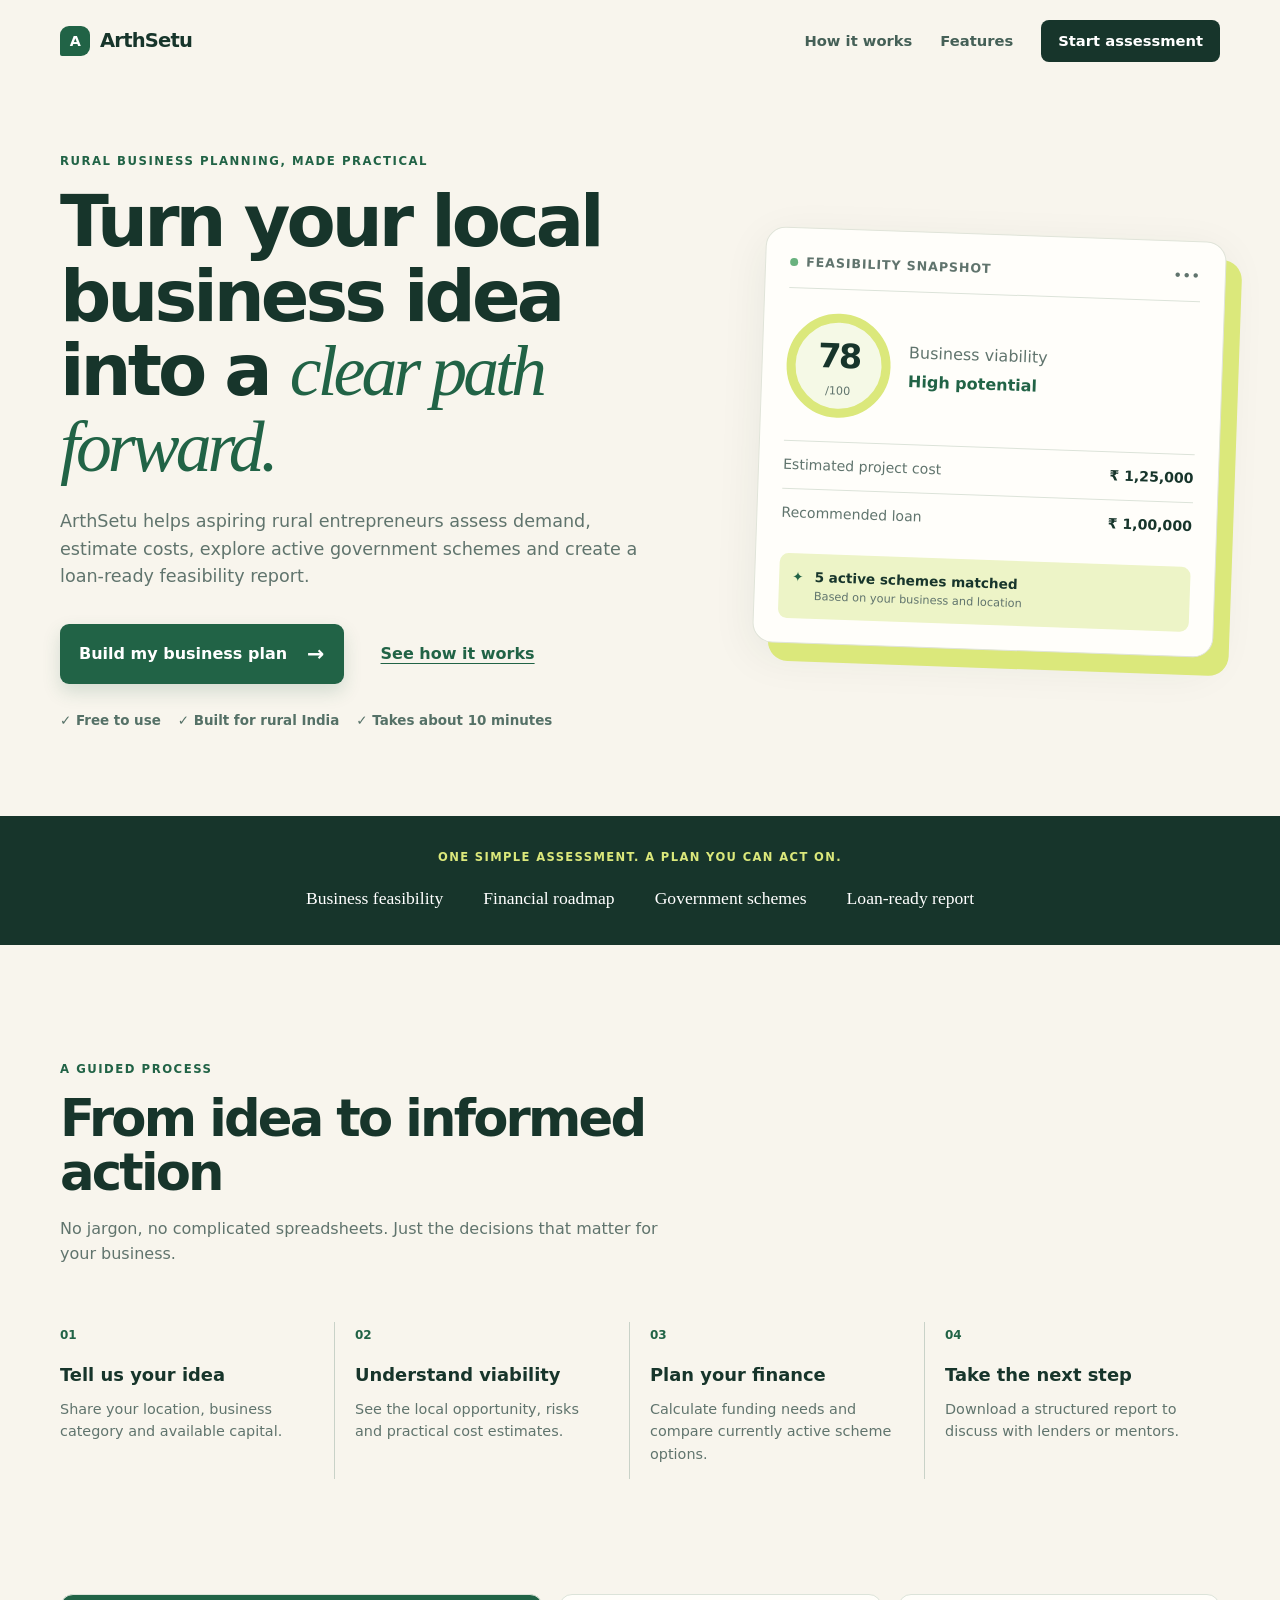
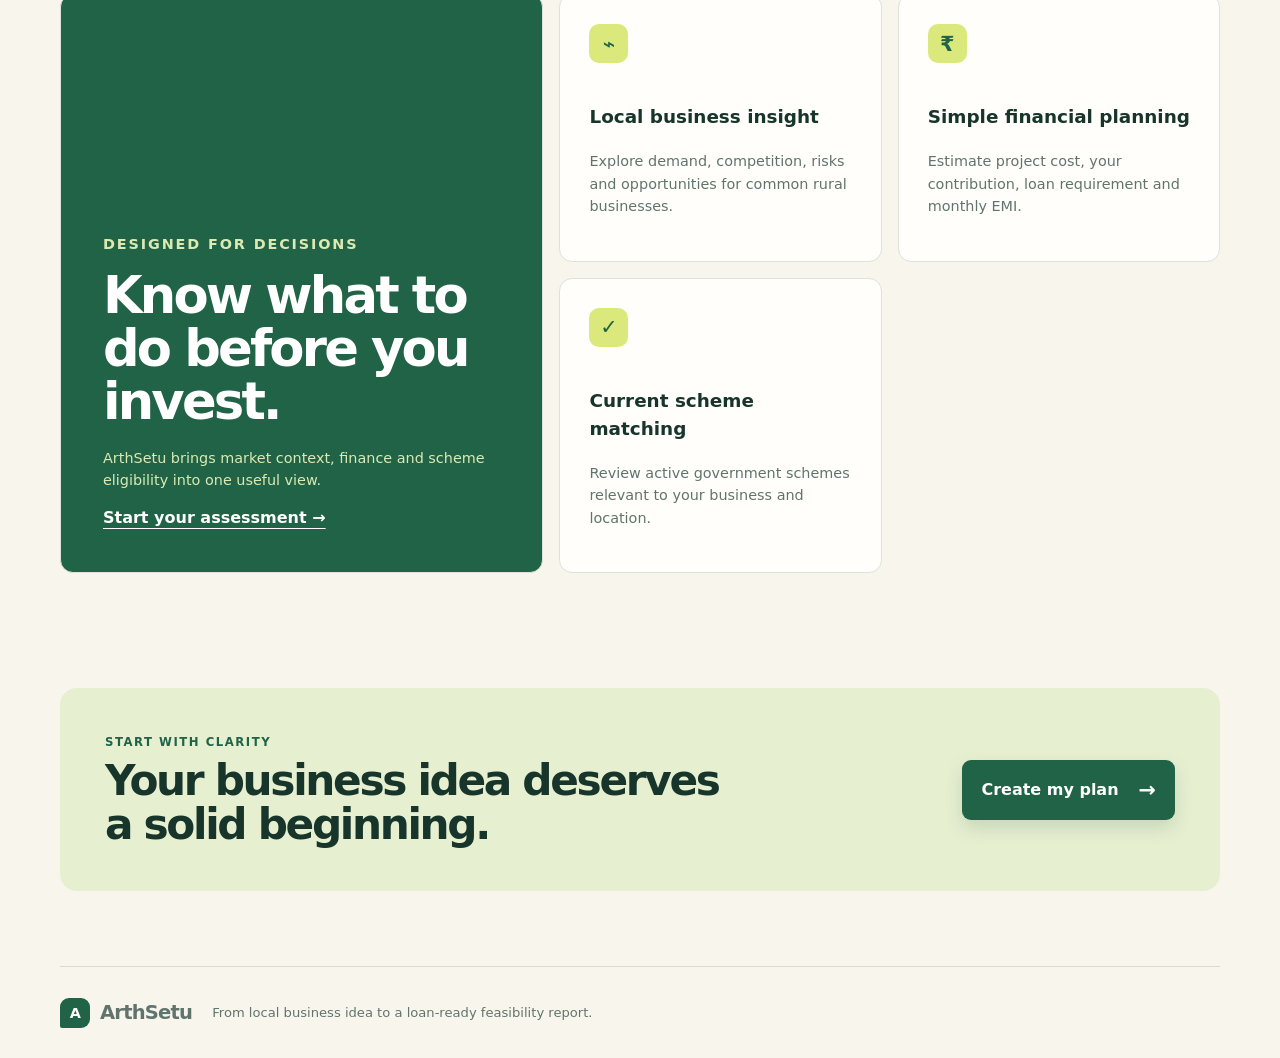
<file: landing.html>
<!DOCTYPE html>
<html lang="en">
<head>
  <meta charset="UTF-8">
  <meta name="viewport" content="width=device-width, initial-scale=1.0">
  <meta name="description" content="ArthSetu helps rural entrepreneurs turn a business idea into a practical, loan-ready plan.">
  <title>ArthSetu | Build Your Rural Business Plan</title>
  <link rel="stylesheet" href="landing.css">
</head>
<body>
  <header class="site-header">
    <a class="brand" href="landing.html" aria-label="ArthSetu home">
      <span class="brand-mark" aria-hidden="true">A</span>
      <span>ArthSetu</span>
    </a>
    <nav aria-label="Main navigation">
      <a href="#how-it-works">How it works</a>
      <a href="#features">Features</a>
      <a class="nav-cta" href="index.html">Start assessment</a>
    </nav>
  </header>

  <main>
    <section class="hero">
      <div class="hero-copy">
        <p class="eyebrow">Rural business planning, made practical</p>
        <h1>Turn your local business idea into a <em>clear path forward.</em></h1>
        <p class="hero-text">ArthSetu helps aspiring rural entrepreneurs assess demand, estimate costs, explore active government schemes and create a loan-ready feasibility report.</p>
        <div class="hero-actions">
          <a class="button button-primary" href="index.html">Build my business plan <span aria-hidden="true">→</span></a>
          <a class="button button-text" href="#how-it-works">See how it works</a>
        </div>
        <div class="trust-row" aria-label="Key benefits">
          <span>✓ Free to use</span><span>✓ Built for rural India</span><span>✓ Takes about 10 minutes</span>
        </div>
      </div>

      <div class="hero-panel" aria-label="Business plan preview">
        <div class="panel-top"><span class="pulse"></span> Feasibility snapshot <span class="more">•••</span></div>
        <div class="score-wrap">
          <div class="score"><strong>78</strong><span>/100</span></div>
          <div><p>Business viability</p><strong class="positive">High potential</strong></div>
        </div>
        <div class="metric"><span>Estimated project cost</span><strong>₹ 1,25,000</strong></div>
        <div class="metric"><span>Recommended loan</span><strong>₹ 1,00,000</strong></div>
        <div class="scheme-note"><span>✦</span><div><strong>5 active schemes matched</strong><small>Based on your business and location</small></div></div>
      </div>
    </section>

    <section class="proof" aria-label="Assessment outputs">
      <p>ONE SIMPLE ASSESSMENT. A PLAN YOU CAN ACT ON.</p>
      <div><span>Business feasibility</span><span>Financial roadmap</span><span>Government schemes</span><span>Loan-ready report</span></div>
    </section>

    <section id="how-it-works" class="process section-wrap">
      <div class="section-intro"><p class="eyebrow">A guided process</p><h2>From idea to informed action</h2><p>No jargon, no complicated spreadsheets. Just the decisions that matter for your business.</p></div>
      <div class="steps">
        <article><span class="step-no">01</span><h3>Tell us your idea</h3><p>Share your location, business category and available capital.</p></article>
        <article><span class="step-no">02</span><h3>Understand viability</h3><p>See the local opportunity, risks and practical cost estimates.</p></article>
        <article><span class="step-no">03</span><h3>Plan your finance</h3><p>Calculate funding needs and compare currently active scheme options.</p></article>
        <article><span class="step-no">04</span><h3>Take the next step</h3><p>Download a structured report to discuss with lenders or mentors.</p></article>
      </div>
    </section>

    <section id="features" class="features section-wrap">
      <div class="feature-card feature-main"><p class="eyebrow">Designed for decisions</p><h2>Know what to do before you invest.</h2><p>ArthSetu brings market context, finance and scheme eligibility into one useful view.</p><a href="index.html">Start your assessment →</a></div>
      <article class="feature-card"><span class="feature-icon">⌁</span><h3>Local business insight</h3><p>Explore demand, competition, risks and opportunities for common rural businesses.</p></article>
      <article class="feature-card"><span class="feature-icon">₹</span><h3>Simple financial planning</h3><p>Estimate project cost, your contribution, loan requirement and monthly EMI.</p></article>
      <article class="feature-card"><span class="feature-icon">✓</span><h3>Current scheme matching</h3><p>Review active government schemes relevant to your business and location.</p></article>
    </section>

    <section class="closing section-wrap">
      <div><p class="eyebrow">Start with clarity</p><h2>Your business idea deserves a solid beginning.</h2></div>
      <a class="button button-primary" href="index.html">Create my plan <span aria-hidden="true">→</span></a>
    </section>
  </main>

  <footer><a class="brand" href="landing.html"><span class="brand-mark">A</span><span>ArthSetu</span></a><p>From local business idea to a loan-ready feasibility report.</p></footer>
</body>
</html>
</file>
<file: landing.css>
:root { --ink: #17352b; --muted: #60746d; --cream: #f8f5ed; --paper: #fffefa; --green: #216346; --lime: #dbe87b; --line: #dce3d9; --orange: #f4b36d; }
* { box-sizing: border-box; }
html { scroll-behavior: smooth; }
body { margin: 0; color: var(--ink); background: var(--cream); font: 16px/1.55 Inter, ui-sans-serif, system-ui, -apple-system, BlinkMacSystemFont, "Segoe UI", sans-serif; }
a { color: inherit; text-decoration: none; }
.site-header, .hero, .section-wrap, footer { width: min(1160px, calc(100% - 48px)); margin: auto; }
.site-header { min-height: 82px; display: flex; align-items: center; justify-content: space-between; }
.brand { display: inline-flex; gap: 10px; align-items: center; font-weight: 800; font-size: 1.22rem; letter-spacing: -.04em; }
.brand-mark { display: grid; place-items: center; width: 30px; height: 30px; background: var(--green); color: white; border-radius: 9px 9px 9px 2px; font-size: .9rem; }
nav { display: flex; align-items: center; gap: 28px; color: #456057; font-size: .92rem; font-weight: 650; }
.nav-cta { background: var(--ink); color: white; padding: 10px 17px; border-radius: 8px; }
.hero { min-height: 620px; display: grid; grid-template-columns: 1.15fr .85fr; align-items: center; gap: 76px; padding: 70px 0 84px; }
.eyebrow { margin: 0 0 14px; color: var(--green); font-size: .73rem; font-weight: 800; letter-spacing: .13em; text-transform: uppercase; }
h1, h2, h3, p { margin-top: 0; } h1, h2 { letter-spacing: -.055em; line-height: 1.04; }
h1 { font-size: clamp(3rem, 5.6vw, 5.25rem); max-width: 760px; margin-bottom: 24px; } h1 em { color: var(--green); font-family: Georgia, serif; font-weight: 500; }
.hero-text { max-width: 600px; color: var(--muted); font-size: 1.1rem; }
.hero-actions { display: flex; gap: 18px; align-items: center; margin: 34px 0 27px; }.button { display: inline-flex; align-items: center; gap: 20px; border-radius: 9px; padding: 14px 19px; font-weight: 750; }.button-primary { background: var(--green); color: white; box-shadow: 0 8px 18px #2163462b; }.button-primary span { font-size: 1.3rem; }.button-text { color: var(--green); text-decoration: underline; text-underline-offset: 4px; }
.trust-row { display: flex; flex-wrap: wrap; gap: 17px; color: #557167; font-size: .84rem; font-weight: 600; }
.hero-panel { background: var(--paper); padding: 24px; border: 1px solid #e0e4d9; border-radius: 20px; box-shadow: 16px 18px 0 var(--lime), 0 12px 45px #193f2a12; transform: rotate(2deg); }.panel-top { display: flex; align-items: center; gap: 8px; border-bottom: 1px solid var(--line); padding-bottom: 15px; color: var(--muted); font-size: .79rem; font-weight: 750; text-transform: uppercase; letter-spacing: .07em; }.more { margin-left: auto; }.pulse { width: 8px; height: 8px; border-radius: 50%; background: #69b27e; }.score-wrap { display: flex; gap: 18px; align-items: center; padding: 24px 0; }.score { width: 104px; aspect-ratio: 1; display: grid; place-content: center; border-radius: 50%; border: 9px solid var(--lime); background: #f5f9e6; text-align: center; }.score strong { font-size: 2.1rem; letter-spacing: -.08em; }.score span { color: var(--muted); font-size: .7rem; }.score-wrap p { margin-bottom: 4px; color: var(--muted); }.positive { color: var(--green); }.metric { display: flex; justify-content: space-between; padding: 13px 0; border-top: 1px solid var(--line); color: var(--muted); font-size: .88rem; }.metric strong { color: var(--ink); }.scheme-note { display: flex; gap: 11px; margin-top: 16px; padding: 13px; background: #edf4c7; border-radius: 9px; font-size: .85rem; }.scheme-note span { color: var(--green); }.scheme-note small { display: block; color: var(--muted); }
.proof { padding: 33px 24px; background: var(--ink); color: white; text-align: center; }.proof p { margin-bottom: 18px; color: var(--lime); font-size: .72rem; font-weight: 800; letter-spacing: .12em; }.proof div { display: flex; gap: 40px; justify-content: center; flex-wrap: wrap; font-family: Georgia, serif; font-size: 1.1rem; }
.process { padding: 115px 0; }.section-intro { max-width: 610px; }.section-intro h2, .feature-main h2, .closing h2 { font-size: clamp(2.2rem, 4vw, 3.7rem); margin-bottom: 18px; }.section-intro > p:last-child, .feature-card p { color: var(--muted); }.steps { display: grid; grid-template-columns: repeat(4, 1fr); gap: 20px; margin-top: 56px; }.steps article { padding: 0 22px 0 0; border-right: 1px solid #c9d2c8; }.steps article:last-child { border: 0; }.step-no { color: var(--green); font-size: .75rem; font-weight: 800; }.steps h3 { margin: 14px 0 9px; font-size: 1.12rem; }.steps p { color: var(--muted); font-size: .9rem; }
.features { display: grid; grid-template-columns: 1.5fr 1fr 1fr; gap: 16px; padding-bottom: 115px; }.feature-card { min-height: 250px; padding: 29px; border-radius: 13px; background: var(--paper); border: 1px solid var(--line); }.feature-main { grid-row: span 2; min-height: 516px; padding: 42px; background: var(--green); color: white; display: flex; flex-direction: column; justify-content: end; }.feature-main .eyebrow, .feature-main p { color: #dbeab3; }.feature-main a { font-weight: 800; text-decoration: underline; text-underline-offset: 5px; }.feature-icon { display: grid; place-items: center; width: 39px; height: 39px; margin-bottom: 40px; border-radius: 10px; color: var(--green); background: var(--lime); font-size: 1.3rem; font-weight: 800; }.feature-card h3 { font-size: 1.15rem; }.feature-card p { font-size: .9rem; }
.closing { margin-bottom: 75px; padding: 45px; display: flex; align-items: center; justify-content: space-between; gap: 30px; background: #e7efd1; border-radius: 17px; }.closing .eyebrow { margin-bottom: 7px; }.closing h2 { max-width: 650px; margin: 0; font-size: clamp(2rem, 3.3vw, 3rem); } footer { display: flex; gap: 20px; align-items: center; min-height: 92px; border-top: 1px solid #d8ddd3; color: var(--muted); font-size: .82rem; } footer p { margin: 0; }
@media (max-width: 800px) { .site-header, .hero, .section-wrap, footer { width: min(100% - 32px, 600px); } nav a:not(.nav-cta) { display: none; }.hero { grid-template-columns: 1fr; gap: 55px; padding: 53px 0 76px; }.hero-panel { max-width: 420px; justify-self: center; }.steps { grid-template-columns: 1fr 1fr; gap: 35px 20px; }.steps article:nth-child(2) { border: 0; }.features { grid-template-columns: 1fr 1fr; }.feature-main { grid-column: span 2; grid-row: auto; min-height: 360px; }.closing { padding: 32px; flex-direction: column; align-items: flex-start; } }
@media (max-width: 480px) { .site-header { min-height: 70px; }.nav-cta { padding: 8px 11px; }.hero { padding-top: 42px; }.hero-actions, .trust-row { align-items: flex-start; flex-direction: column; }.button { width: 100%; justify-content: space-between; }.steps, .features { grid-template-columns: 1fr; }.steps article, .steps article:nth-child(2) { border: 0; }.feature-main { grid-column: auto; }.feature-card { min-height: 220px; }.proof div { gap: 14px 25px; }.closing { margin-bottom: 45px; } footer { align-items: flex-start; flex-direction: column; justify-content: center; gap: 8px; } }
</file>
